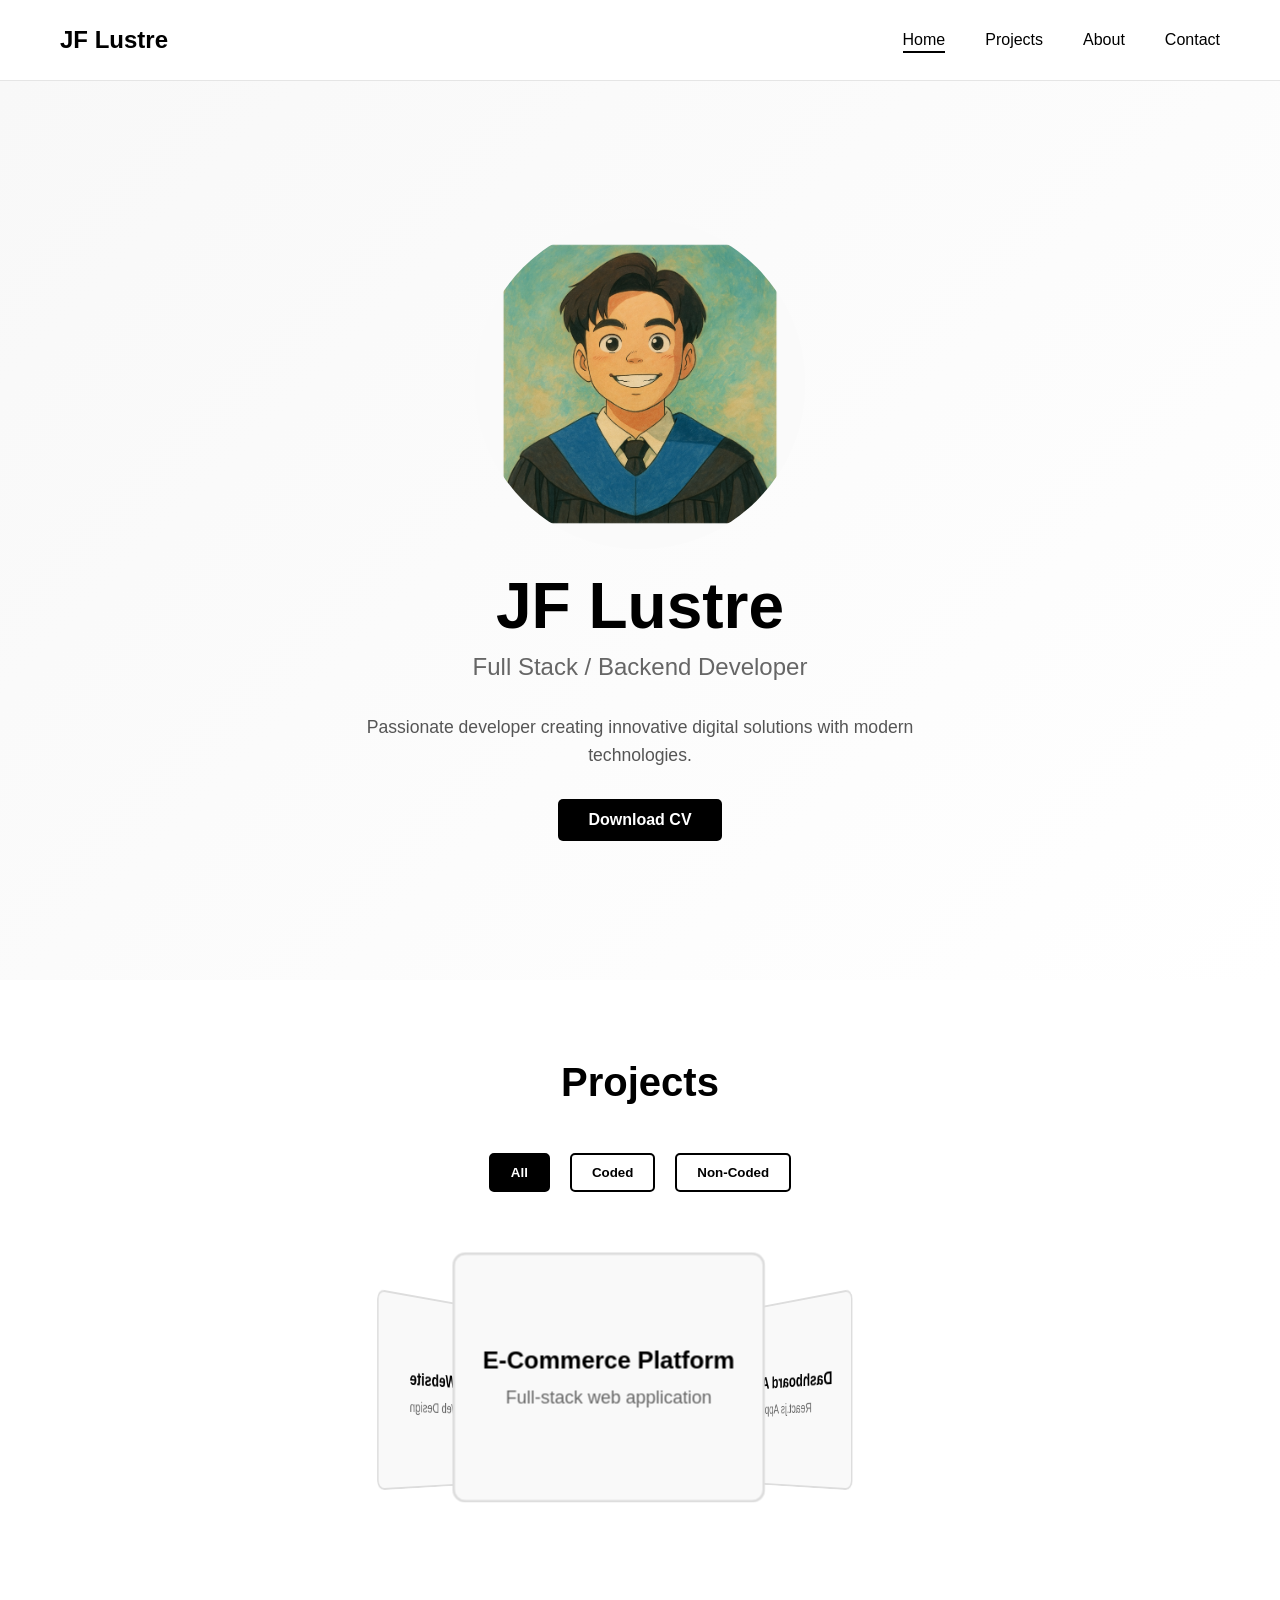
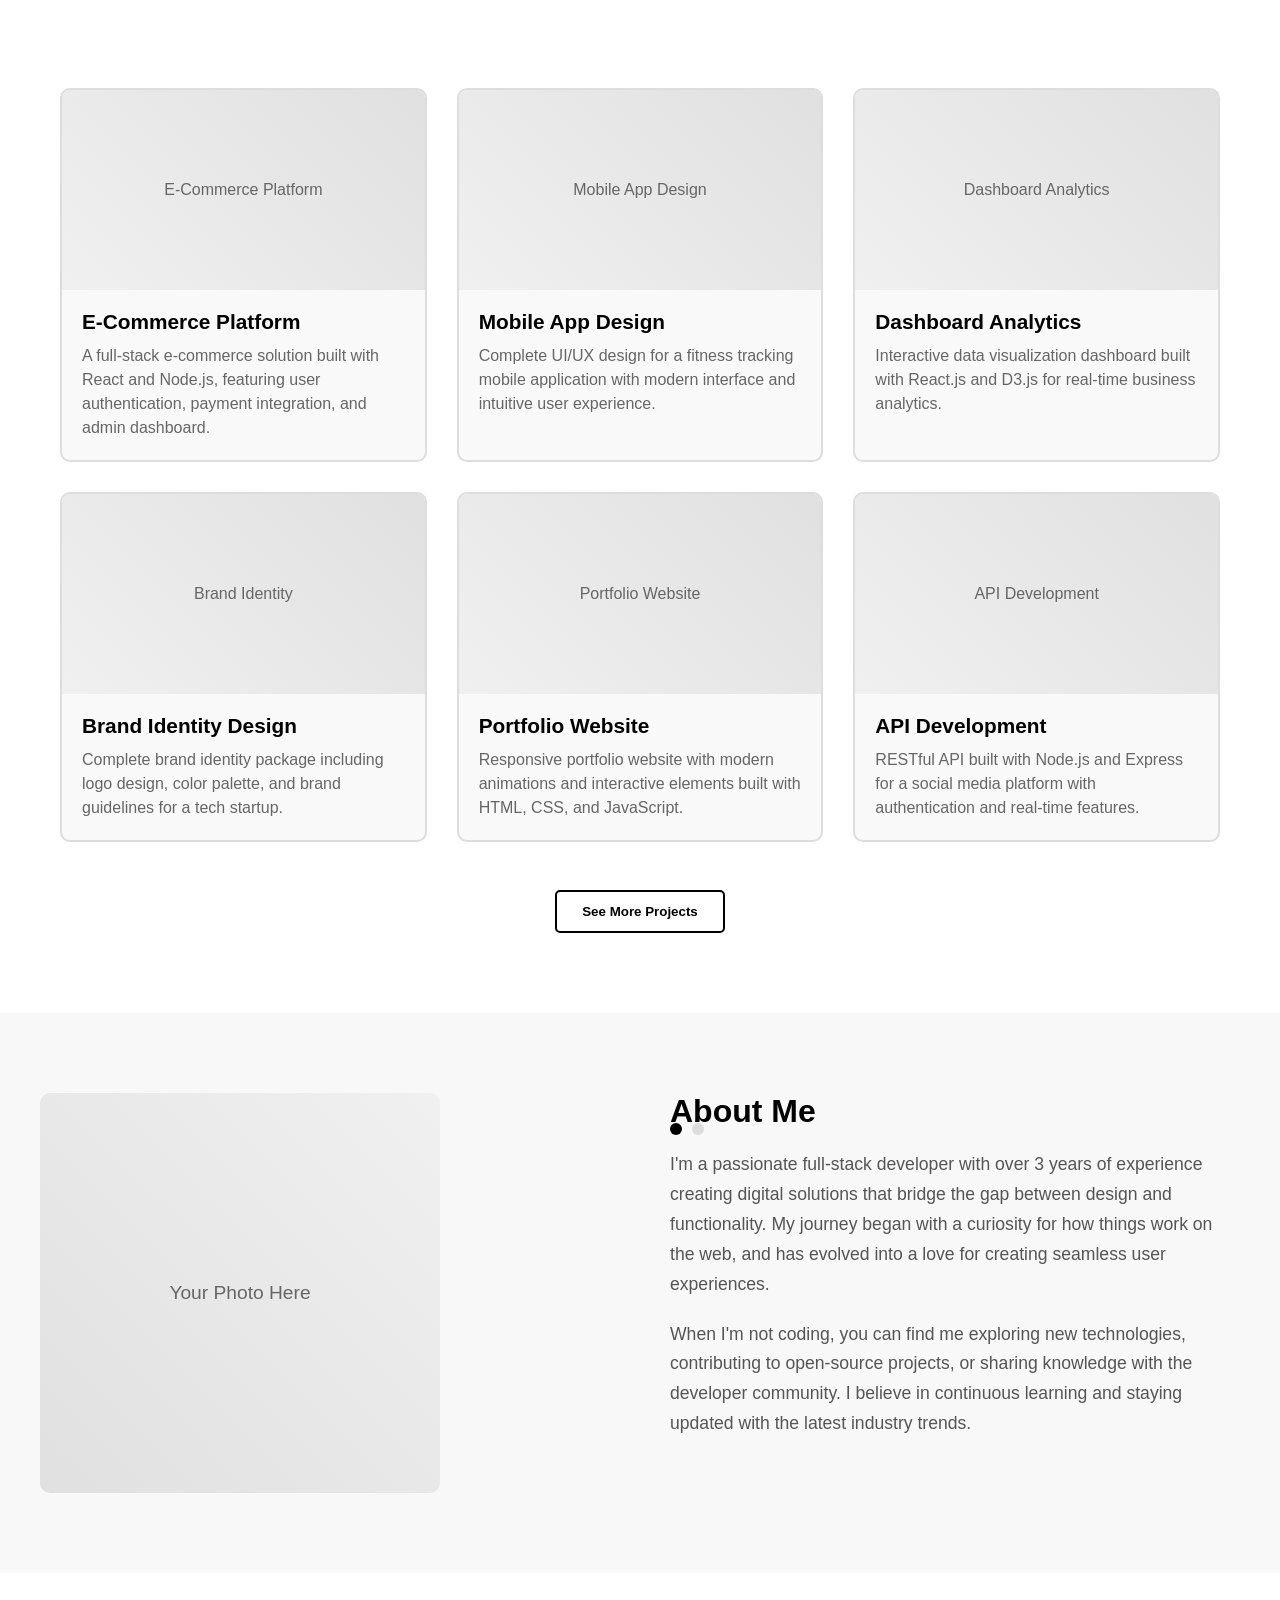
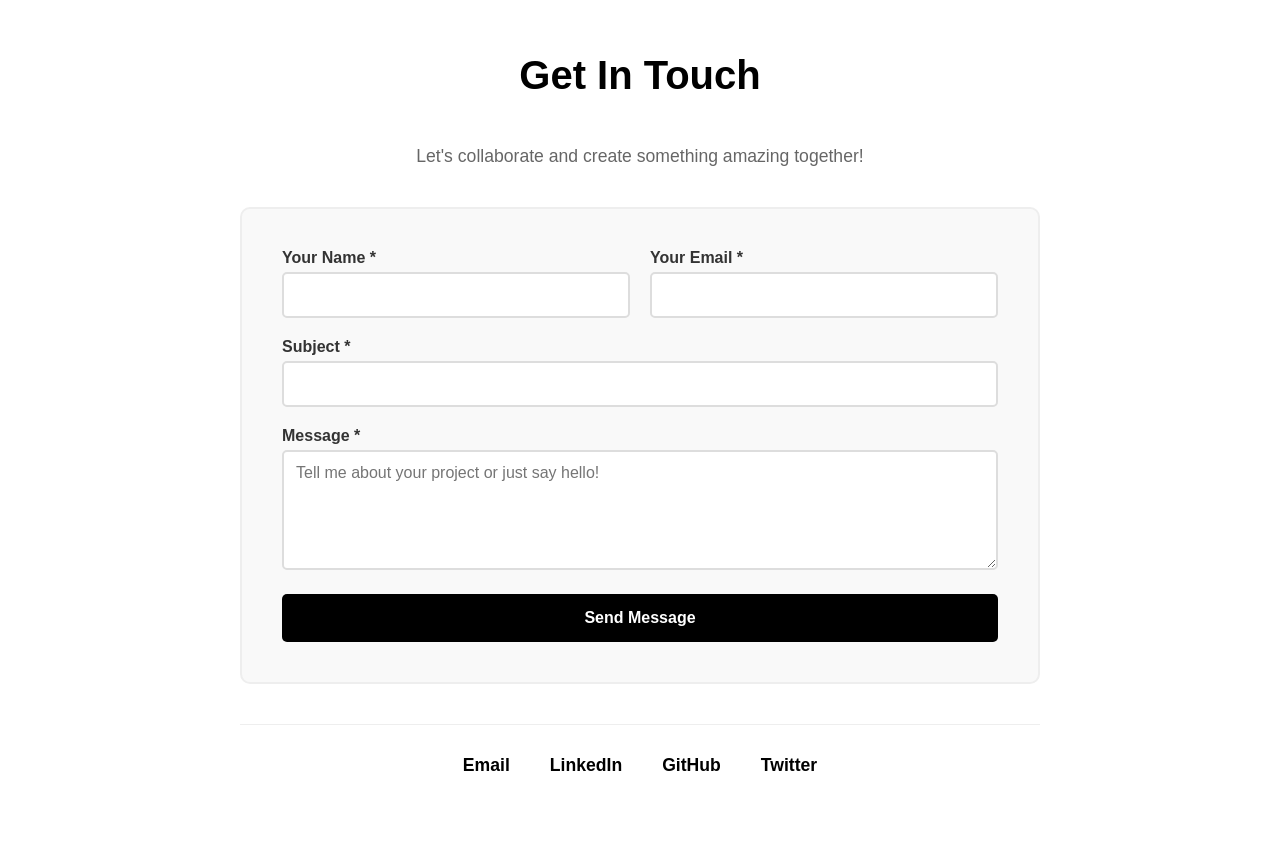
<file: index.html>
<!DOCTYPE html>
<html lang="en">
<head>
    <meta charset="UTF-8">
    <meta name="viewport" content="width=device-width, initial-scale=1.0">
    <link rel="stylesheet" href="styles.css">
    <title>Portfolio</title>
<body>
    <header class="header" id="header">
        <nav class="nav-container">
            <a href="#" class="logo">JF Lustre</a>
            
            <ul class="nav-menu" id="navMenu">
                <li class="nav-item">
                    <a href="#home" class="nav-link active">Home</a>
                </li>
                <li class="nav-item">
                    <a href="#projects" class="nav-link">Projects</a>
                </li>
                <li class="nav-item">
                    <a href="#about" class="nav-link">About</a>
                </li>
                <li class="nav-item">
                    <a href="#contact" class="nav-link">Contact</a>
                </li>
            </ul>
            
            <div class="mobile-menu" id="mobileMenu">
                <span></span>
                <span></span>
                <span></span>
            </div>
        </nav>
    </header>

    <section class="hero" id="home">
        <div id="particles-js"></div>
        <div class="hero-content">
            <div class="hero-image">
                <img src="assets/logoo.png" alt="JF Lustre">
            </div>

            <h1>JF Lustre</h1>
            <div class="tagline">Full Stack / Backend Developer</div>
            <p class="description">
                Passionate developer creating innovative digital solutions with modern technologies. 
            </p>
            <a href="#" class="cv-button" onclick="downloadCV()">Download CV</a>
        </div>
    </section>

    <!-- Projects Section -->
    <section class="projects" id="projects">
        <h2 class="section-title">Projects</h2>
        
        <div class="project-filters">
            <button class="filter-btn active" onclick="filterProjects('all')">All</button>
            <button class="filter-btn" onclick="filterProjects('coded')">Coded</button>
            <button class="filter-btn" onclick="filterProjects('non-coded')">Non-Coded</button>
        </div>

        <!-- 3D Carousel - Updated with 3 projects -->
        <div class="carousel-container">
            <div class="carousel" id="carousel">
                <div class="carousel-item" style="transform: rotateY(0deg) translateZ(200px);">
                    <h3>E-Commerce Platform</h3>
                    <p>Full-stack web application</p>
                </div>
                <div class="carousel-item" style="transform: rotateY(120deg) translateZ(200px);">
                    <h3>Dashboard Analytics</h3>
                    <p>React.js Application</p>
                </div>
                <div class="carousel-item" style="transform: rotateY(240deg) translateZ(200px);">
                    <h3>Portfolio Website</h3>
                    <p>Responsive Web Design</p>
                </div>
            </div>
        </div>

        <!-- Projects Grid -->
        <div class="projects-grid" id="projectsGrid">
            <div class="project-card coded" onclick="openModal('ecommerce')">
                <div class="project-image">
                    <div style="color: #666; font-size: 1rem;">E-Commerce Platform</div>
                </div>
                <div class="project-info">
                    <h3>E-Commerce Platform</h3>
                    <p>A full-stack e-commerce solution built with React and Node.js, featuring user authentication, payment integration, and admin dashboard.</p>
                </div>
            </div>
            
            <div class="project-card non-coded" onclick="openModal('mobile-app')">
                <div class="project-image">
                    <div style="color: #666; font-size: 1rem;">Mobile App Design</div>
                </div>
                <div class="project-info">
                    <h3>Mobile App Design</h3>
                    <p>Complete UI/UX design for a fitness tracking mobile application with modern interface and intuitive user experience.</p>
                </div>
            </div>
            
            <div class="project-card coded" onclick="openModal('dashboard')">
                <div class="project-image">
                    <div style="color: #666; font-size: 1rem;">Dashboard Analytics</div>
                </div>
                <div class="project-info">
                    <h3>Dashboard Analytics</h3>
                    <p>Interactive data visualization dashboard built with React.js and D3.js for real-time business analytics.</p>
                </div>
            </div>
            
            <div class="project-card non-coded" onclick="openModal('brand-identity')">
                <div class="project-image">
                    <div style="color: #666; font-size: 1rem;">Brand Identity</div>
                </div>
                <div class="project-info">
                    <h3>Brand Identity Design</h3>
                    <p>Complete brand identity package including logo design, color palette, and brand guidelines for a tech startup.</p>
                </div>
            </div>
            
            <div class="project-card coded" onclick="openModal('portfolio')">
                <div class="project-image">
                    <div style="color: #666; font-size: 1rem;">Portfolio Website</div>
                </div>
                <div class="project-info">
                    <h3>Portfolio Website</h3>
                    <p>Responsive portfolio website with modern animations and interactive elements built with HTML, CSS, and JavaScript.</p>
                </div>
            </div>
            
            <div class="project-card coded" onclick="openModal('api-dev')">
                <div class="project-image">
                    <div style="color: #666; font-size: 1rem;">API Development</div>
                </div>
                <div class="project-info">
                    <h3>API Development</h3>
                    <p>RESTful API built with Node.js and Express for a social media platform with authentication and real-time features.</p>
                </div>
            </div>
        </div>

        <div class="see-more">
            <button class="see-more-btn" onclick="showMoreProjects()">See More Projects</button>
        </div>
    </section>

    <!-- Project Modals -->
    <div id="projectModal" class="modal">
        <div class="modal-content">
            <div class="modal-header">
                <h2 id="modalTitle">Project Title</h2>
                <span class="close" onclick="closeModal()">&times;</span>
            </div>
            <div class="modal-body">
                <div class="image-gallery" id="imageGallery">
                    <!-- Images will be populated by JavaScript -->
                </div>
                <div class="project-details">
                    <h3>Project Description</h3>
                    <p id="modalDescription">Project description will be populated here.</p>
                    <h3>Technologies Used</h3>
                    <div class="tech-tags" id="modalTechTags">
                        <!-- Tech tags will be populated by JavaScript -->
                    </div>
                </div>
            </div>
        </div>
    </div>

    <!-- About Section -->
    <section class="about" id="about">
        <div class="about-container">
            <div class="about-image">
                Your Photo Here
            </div>
            
            <div class="about-content">
                <div class="slide active">
                    <h3>About Me</h3>
                    <p>
                        I'm a passionate full-stack developer with over 3 years of experience creating digital solutions 
                        that bridge the gap between design and functionality. My journey began with a curiosity for 
                        how things work on the web, and has evolved into a love for creating seamless user experiences.
                    </p>
                    <p>
                        When I'm not coding, you can find me exploring new technologies, contributing to open-source 
                        projects, or sharing knowledge with the developer community. I believe in continuous learning 
                        and staying updated with the latest industry trends.
                    </p>
                </div>
                
                <div class="slide">
                    <h3>Tech Stack</h3>
                    <div class="tech-grid">
                        <div class="tech-item">HTML5</div>
                        <div class="tech-item">CSS</div>
                        <div class="tech-item">JavaScript</div>
                        <div class="tech-item">React.js</div>
                        <div class="tech-item">Laravel</div>
                        <div class="tech-item">Python</div>
                        <div class="tech-item">MySQL</div>
                        <div class="tech-item">Git</div>
                        <div class="tech-item">Figma</div>
                    </div>
                </div>
                
                <div class="slide-nav">
                    <div class="nav-dot active" onclick="showSlide(0)"></div>
                    <div class="nav-dot" onclick="showSlide(1)"></div>
                </div>
            </div>
        </div>
    </section>

    <!-- Contact Section -->
    <section class="contact" id="contact">
        <div class="contact-container">
            <h2 class="section-title">Get In Touch</h2>
            <p style="font-size: 1.1rem; color: #666; margin-bottom: 20px;">
                Let's collaborate and create something amazing together!
            </p>
            
            <form class="contact-form" id="contactForm" onsubmit="submitForm(event)">
                <div class="form-row">
                    <div class="form-group">
                        <label for="name">Your Name *</label>
                        <input type="text" id="name" name="name" required>
                    </div>
                    <div class="form-group">
                        <label for="email">Your Email *</label>
                        <input type="email" id="email" name="email" required>
                    </div>
                </div>
                
                <div class="form-group">
                    <label for="subject">Subject *</label>
                    <input type="text" id="subject" name="subject" required>
                </div>
                
                <div class="form-group">
                    <label for="message">Message *</label>
                    <textarea id="message" name="message" placeholder="Tell me about your project or just say hello!" required></textarea>
                </div>
                
                <button type="submit" class="submit-btn">Send Message</button>
            </form>
            
            <div class="contact-links">
                <a href="mailto:florenz525lustre@gmail.com" class="contact-item">Email</a>
                <a href="https://linkedin.com/in/yourprofile" class="contact-item">LinkedIn</a>
                <a href="https://github.com/yourusername" class="contact-item">GitHub</a>
                <a href="https://twitter.com/yourusername" class="contact-item">Twitter</a>
            </div>
        </div>
    </section>

    <script src="script.js">

    </script>

</body>
</html>
</file>
<file: styles.css>
* {
            margin: 0;
            padding: 0;
            box-sizing: border-box;
        }

        body {
            font-family: 'Arial', sans-serif;
            background: white;
            color: black;
            overflow-x: hidden;
            padding-top: 80px;
        }

        /* Header */
        .header {
            position: fixed;
            top: 0;
            left: 0;
            width: 100%;
            background: rgba(255, 255, 255, 0.95);
            backdrop-filter: blur(10px);
            z-index: 1000;
            transition: all 0.3s ease;
            border-bottom: 1px solid rgba(0, 0, 0, 0.1);
        }

        .header.scrolled {
            background: rgba(255, 255, 255, 0.98);
            box-shadow: 0 2px 20px rgba(0, 0, 0, 0.1);
        }

        .nav-container {
            max-width: 1200px;
            margin: 0 auto;
            padding: 0 20px;
            display: flex;
            justify-content: space-between;
            align-items: center;
            height: 80px;
        }

        .logo {
            font-size: 1.5rem;
            font-weight: 700;
            color: black;
            text-decoration: none;
            transition: all 0.3s ease;
        }

        .logo:hover {
            color: #666;
        }

        .nav-menu {
            display: flex;
            list-style: none;
            gap: 40px;
        }

        .nav-item {
            position: relative;
        }

        .nav-link {
            color: black;
            text-decoration: none;
            font-weight: 500;
            font-size: 1rem;
            transition: all 0.3s ease;
            position: relative;
        }

        .nav-link:hover {
            color: #666;
        }

        .nav-link::after {
            content: '';
            position: absolute;
            bottom: -5px;
            left: 0;
            width: 0;
            height: 2px;
            background: black;
            transition: width 0.3s ease;
        }

        .nav-link:hover::after,
        .nav-link.active::after {
            width: 100%;
        }

        /* Mobile Menu */
        .mobile-menu {
            display: none;
            flex-direction: column;
            cursor: pointer;
        }

        .mobile-menu span {
            width: 25px;
            height: 3px;
            background: black;
            margin: 3px 0;
            transition: 0.3s;
        }

        .nav-menu.mobile-active {
            position: fixed;
            top: 80px;
            left: 0;
            width: 100%;
            height: calc(100vh - 80px);
            background: rgba(255, 255, 255, 0.98);
            backdrop-filter: blur(10px);
            flex-direction: column;
            justify-content: start;
            align-items: center;
            padding-top: 50px;
            gap: 30px;
        }

        /* Hero Section */
        .hero {
            height: 100vh;
            display: flex;
            align-items: center;
            justify-content: center;
            text-align: center;
            position: relative;
            background: linear-gradient(135deg, #f8f8f8 0%, #ffffff 100%);
        }

        .hero-content {
            display: flex;
            flex-direction: column;
            align-items: center;
            justify-content: center;
            position: relative;
            z-index: 1;
        }

        .hero-image img {
            width: 330px;
            height: auto;
            margin-bottom: 20px;
            border-radius: 50%;
            display: block;
        }

        .hero-content h1 {
            font-size: 4rem;
            font-weight: 700;
            margin-bottom: 10px;
            animation: fadeInUp 1s ease-out;
        }

        .hero-content .tagline {
            font-size: 1.5rem;
            margin-bottom: 2rem;
            color: #666;
            animation: fadeInUp 1s ease-out 0.3s both;
        }

        .hero-content .description {
            margin: 0 auto 30px auto;
            font-size: 1.1rem;
            max-width: 600px;
            line-height: 1.6;
            color: #555;
            animation: fadeInUp 1s ease-out 0.6s both;
        }

        .cv-button {
            display: inline-block;
            padding: 12px 30px;
            background: black;
            color: white;
            text-decoration: none;
            border-radius: 5px;
            font-weight: 600;
            transition: all 0.3s ease;
            animation: fadeInUp 1s ease-out 0.9s both;
        }

        .cv-button:hover {
            background: #333;
            transform: translateY(-2px);
            box-shadow: 0 5px 15px rgba(0,0,0,0.3);
        }

        /* Projects Section */
        .projects {
            padding: 80px 20px;
            max-width: 1200px;
            margin: 0 auto;
        }

        .section-title {
            text-align: center;
            font-size: 2.5rem;
            font-weight: 700;
            margin-bottom: 3rem;
        }

        .project-filters {
            display: flex;
            justify-content: center;
            gap: 20px;
            margin-bottom: 3rem;
        }

        .filter-btn {
            padding: 10px 20px;
            background: transparent;
            border: 2px solid black;
            color: black;
            cursor: pointer;
            border-radius: 5px;
            font-weight: 600;
            transition: all 0.3s ease;
        }

        .filter-btn.active, .filter-btn:hover {
            background: black;
            color: white;
        }

        /* 3D Carousel - Updated for 3 items */
        .carousel-container {
            perspective: 1000px;
            height: 400px;
            display: flex;
            justify-content: center;
            align-items: center;
            margin-bottom: 3rem;
        }

        .carousel {
            position: relative;
            width: 300px;
            height: 300px;
            transform-style: preserve-3d;
            animation: rotate 15s infinite linear;
        }

        .carousel-item {
            position: absolute;
            width: 250px;
            height: 200px;
            background: #f9f9f9;
            border: 2px solid #ddd;
            border-radius: 10px;
            display: flex;
            flex-direction: column;
            justify-content: center;
            align-items: center;
            text-align: center;
            padding: 20px;
            cursor: pointer;
            transition: all 0.3s ease;
        }

        .carousel-item:hover {
            border-color: black;
            transform: scale(1.05);
        }

        .carousel-item h3 {
            font-size: 1.2rem;
            margin-bottom: 10px;
        }

        .carousel-item p {
            font-size: 0.9rem;
            color: #666;
        }

        /* Grid Layout */
        .projects-grid {
            display: grid;
            grid-template-columns: repeat(auto-fit, minmax(300px, 1fr));
            gap: 30px;
            margin-bottom: 3rem;
        }

        .project-card {
            background: #f9f9f9;
            border: 2px solid #ddd;
            border-radius: 10px;
            overflow: hidden;
            transition: all 0.3s ease;
            cursor: pointer;
        }

        .project-card:hover {
            border-color: black;
            transform: translateY(-5px);
            box-shadow: 0 10px 25px rgba(0,0,0,0.1);
        }

        .project-image {
            width: 100%;
            height: 200px;
            background: linear-gradient(45deg, #f0f0f0, #e0e0e0);
            display: flex;
            align-items: center;
            justify-content: center;
            color: #666;
            font-size: 1.1rem;
            position: relative;
            overflow: hidden;
        }

        .project-image img {
            width: 100%;
            height: 100%;
            object-fit: cover;
            transition: transform 0.3s ease;
        }

        .project-card:hover .project-image img {
            transform: scale(1.1);
        }

        .project-info {
            padding: 20px;
        }

        .project-info h3 {
            font-size: 1.3rem;
            margin-bottom: 10px;
        }

        .project-info p {
            color: #666;
            line-height: 1.5;
        }

        /* Modal/Popup Styles */
        .modal {
            display: none;
            position: fixed;
            z-index: 2000;
            left: 0;
            top: 0;
            width: 100%;
            height: 100%;
            background-color: rgba(0, 0, 0, 0.9);
            animation: fadeIn 0.3s ease;
        }

        .modal-content {
            position: relative;
            background-color: white;
            margin: 5% auto;
            padding: 0;
            width: 90%;
            max-width: 900px;
            border-radius: 10px;
            overflow: hidden;
            animation: slideIn 0.3s ease;
        }

        .modal-header {
            padding: 20px;
            border-bottom: 1px solid #eee;
            display: flex;
            justify-content: space-between;
            align-items: center;
        }

        .modal-header h2 {
            margin: 0;
            font-size: 1.5rem;
        }

        .close {
            color: #aaa;
            font-size: 28px;
            font-weight: bold;
            cursor: pointer;
            transition: color 0.3s ease;
        }

        .close:hover {
            color: black;
        }

        .modal-body {
            padding: 20px;
        }

        .image-gallery {
            display: grid;
            grid-template-columns: repeat(auto-fit, minmax(200px, 1fr));
            gap: 15px;
            margin-bottom: 20px;
        }

        .gallery-image {
            width: 100%;
            height: 150px;
            background: #f0f0f0;
            border-radius: 8px;
            display: flex;
            align-items: center;
            justify-content: center;
            color: #666;
            font-size: 0.9rem;
            cursor: pointer;
            transition: all 0.3s ease;
            border: 2px solid transparent;
        }

        .gallery-image:hover {
            border-color: black;
            transform: scale(1.02);
        }

        .gallery-image img {
            width: 100%;
            height: 100%;
            object-fit: cover;
            border-radius: 6px;
        }

        .project-details {
            margin-top: 20px;
        }

        .project-details h3 {
            margin-bottom: 10px;
            color: #333;
        }

        .project-details p {
            line-height: 1.6;
            color: #666;
            margin-bottom: 15px;
        }

        .tech-tags {
            display: flex;
            flex-wrap: wrap;
            gap: 8px;
            margin-top: 15px;
        }

        .tech-tag {
            background: #f0f0f0;
            padding: 5px 12px;
            border-radius: 20px;
            font-size: 0.8rem;
            color: #333;
        }

        .see-more {
            text-align: center;
        }

        .see-more-btn {
            padding: 12px 25px;
            background: transparent;
            border: 2px solid black;
            color: black;
            cursor: pointer;
            border-radius: 5px;
            font-weight: 600;
            transition: all 0.3s ease;
        }

        .see-more-btn:hover {
            background: black;
            color: white;
        }

        /* About Section */
        .about {
            padding: 80px 20px;
            background: #f8f8f8;
        }

        .about-container {
            max-width: 1200px;
            margin: 0 auto;
            display: grid;
            grid-template-columns: 1fr 1fr;
            gap: 60px;
            align-items: center;
        }

        .about-image {
            width: 100%;
            max-width: 400px;
            height: 400px;
            background: linear-gradient(45deg, #e0e0e0, #f0f0f0);
            border-radius: 10px;
            display: flex;
            align-items: center;
            justify-content: center;
            color: #666;
            font-size: 1.2rem;
        }

        .about-content {
            position: relative;
            height: 400px;
        }

        .slide {
            position: absolute;
            width: 100%;
            opacity: 0;
            transition: opacity 0.5s ease;
        }

        .slide.active {
            opacity: 1;
        }

        .slide h3 {
            font-size: 2rem;
            margin-bottom: 20px;
        }

        .slide p {
            font-size: 1.1rem;
            line-height: 1.7;
            color: #555;
            margin-bottom: 20px;
        }

        .tech-grid {
            display: grid;
            grid-template-columns: repeat(auto-fit, minmax(120px, 1fr));
            gap: 15px;
            margin-top: 20px;
        }

        .tech-item {
            background: white;
            padding: 15px;
            border-radius: 8px;
            text-align: center;
            border: 2px solid #ddd;
            font-weight: 600;
            transition: all 0.3s ease;
        }

        .tech-item:hover {
            border-color: black;
        }

        .slide-nav {
            display: flex;
            gap: 10px;
            margin-top: 30px;
        }

        .nav-dot {
            width: 12px;
            height: 12px;
            border-radius: 50%;
            background: #ddd;
            cursor: pointer;
            transition: all 0.3s ease;
        }

        .nav-dot.active {
            background: black;
        }

        /* Contact Section - Updated with Form */
        .contact {
            padding: 80px 20px;
            text-align: center;
        }

        .contact-container {
            max-width: 800px;
            margin: 0 auto;
        }

        .contact-form {
            background: #f9f9f9;
            padding: 40px;
            border-radius: 10px;
            margin-top: 40px;
            text-align: left;
            border: 2px solid #eee;
        }

        .form-group {
            margin-bottom: 20px;
        }

        .form-group label {
            display: block;
            margin-bottom: 5px;
            font-weight: 600;
            color: #333;
        }

        .form-group input,
        .form-group textarea {
            width: 100%;
            padding: 12px;
            border: 2px solid #ddd;
            border-radius: 5px;
            font-size: 1rem;
            transition: all 0.3s ease;
            font-family: inherit;
        }

        .form-group input:focus,
        .form-group textarea:focus {
            outline: none;
            border-color: black;
        }

        .form-group textarea {
            resize: vertical;
            min-height: 120px;
        }

        .form-row {
            display: grid;
            grid-template-columns: 1fr 1fr;
            gap: 20px;
        }

        .submit-btn {
            background: black;
            color: white;
            padding: 15px 30px;
            border: none;
            border-radius: 5px;
            font-size: 1rem;
            font-weight: 600;
            cursor: pointer;
            transition: all 0.3s ease;
            width: 100%;
        }

        .submit-btn:hover {
            background: #333;
            transform: translateY(-2px);
            box-shadow: 0 5px 15px rgba(0,0,0,0.3);
        }

        .contact-links {
            display: flex;
            justify-content: center;
            gap: 40px;
            margin-top: 40px;
            padding-top: 30px;
            border-top: 1px solid #eee;
        }

        .contact-item {
            text-decoration: none;
            color: black;
            font-weight: 600;
            font-size: 1.1rem;
            transition: all 0.3s ease;
        }

        .contact-item:hover {
            color: #666;
            transform: translateY(-2px);
        }

        /* Animations */
        @keyframes fadeInUp {
            from {
                opacity: 0;
                transform: translateY(30px);
            }
            to {
                opacity: 1;
                transform: translateY(0);
            }
        }

        @keyframes rotate {
            from {
                transform: rotateY(0deg);
            }
            to {
                transform: rotateY(360deg);
            }
        }

        @keyframes fadeIn {
            from {
                opacity: 0;
            }
            to {
                opacity: 1;
            }
        }

        @keyframes slideIn {
            from {
                opacity: 0;
                transform: translateY(-50px);
            }
            to {
                opacity: 1;
                transform: translateY(0);
            }
        }

        /* Responsive */
        @media (max-width: 768px) {
            .hero-content h1 {
                font-size: 2.5rem;
            }
            
            .about-container {
                grid-template-columns: 1fr;
                gap: 40px;
            }
            
            .contact-links {
                flex-direction: column;
                gap: 20px;
            }
            
            .carousel-container {
                height: 300px;
            }

            .nav-menu {
                display: none;
            }

            .mobile-menu {
                display: flex;
            }

            .nav-menu.mobile-active {
                display: flex;
            }

            .modal-content {
                width: 95%;
                margin: 2% auto;
            }

            .form-row {
                grid-template-columns: 1fr;
            }

            .contact-form {
                padding: 20px;
            }

            .image-gallery {
                grid-template-columns: 1fr;
            }
        }
</file>
